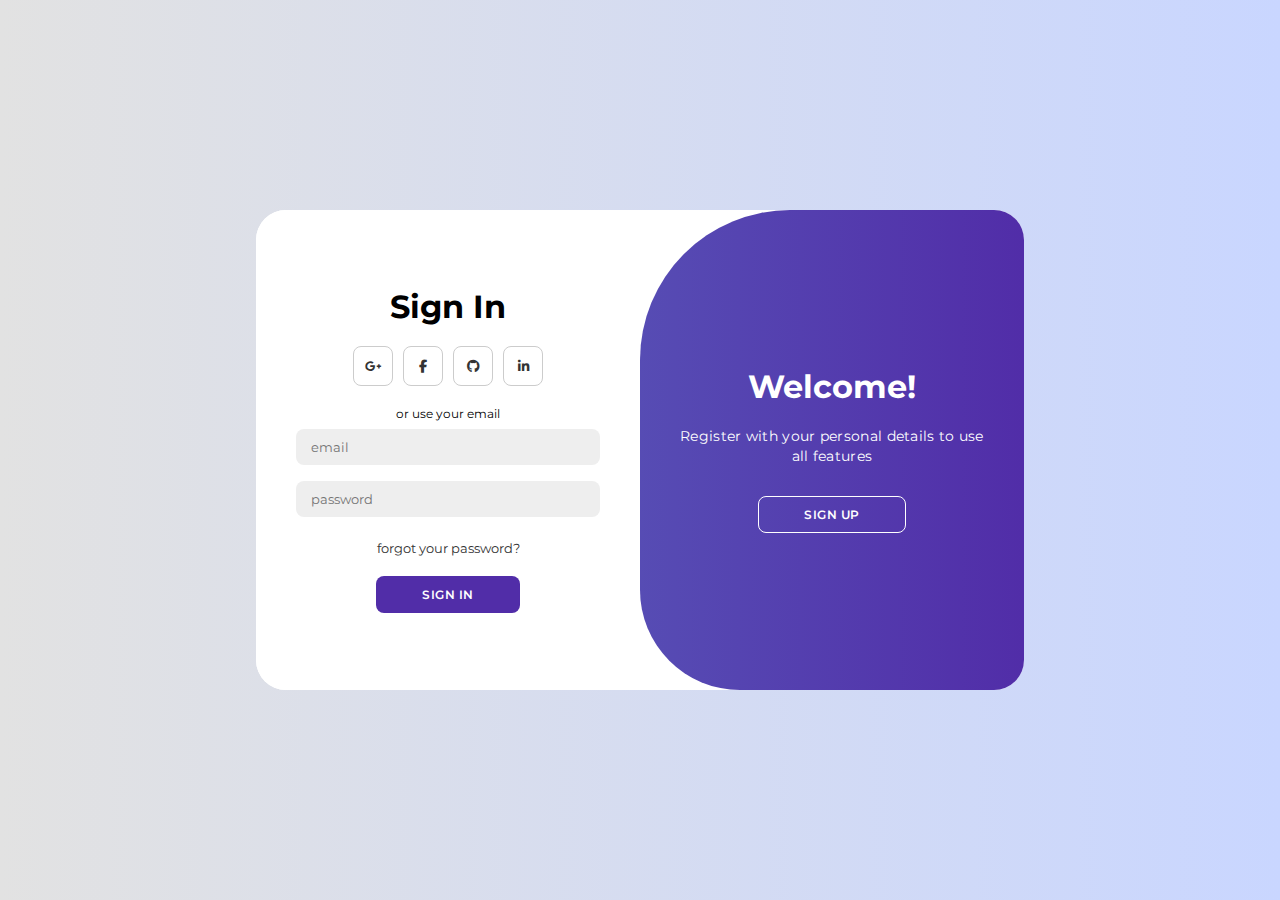
<file: index.html>
<!DOCTYPE html>
<html lang="en">
    <head>
        <meta charset="UTF-8" />
        <meta name="viewport" content="width=device-width, initial-scale=1.0" />
        <link
            rel="stylesheet"
            href="https://cdnjs.cloudflare.com/ajax/libs/font-awesome/6.4.2/css/all.min.css" />
        <link rel="stylesheet" href="index.css" />
        <title>login page</title>
    </head>
    <div class="container" id="container">
        <div class="form-container sign-up">
            <form>
                <h1>create account</h1>
                <div class="social-icons">
                    <a href="#" class="icon"
                        ><i class="fa-brands fa-google-plus-g"></i
                    ></a>
                    <a href="#" class="icon"
                        ><i class="fa-brands fa-facebook-f"></i
                    ></a>
                    <a href="#" class="icon"
                        ><i class="fa-brands fa-github"></i
                    ></a>
                    <a href="#" class="icon"
                        ><i class="fa-brands fa-linkedin-in"></i
                    ></a>
                </div>
                <span>or use your email for registration</span>
                <input type="text" placeholder="name" />
                <input type="email" placeholder="email" />
                <input type="password" placeholder="password" />
                <input type="code" placeholder="code" />
                <button>sign up</button>
            </form>
        </div>
        <div class="form-container sign-in">
            <form>
                <h1>Sign In</h1>
                <div class="social-icons">
                    <a href="#" class="icon"
                        ><i class="fa-brands fa-google-plus-g"></i
                    ></a>
                    <a href="#" class="icon"
                        ><i class="fa-brands fa-facebook-f"></i
                    ></a>
                    <a href="#" class="icon"
                        ><i class="fa-brands fa-github"></i
                    ></a>
                    <a href="#" class="icon"
                        ><i class="fa-brands fa-linkedin-in"></i
                    ></a>
                </div>
                <span>or use your email</span>
                <input type="email" placeholder="email" />
                <input type="password" placeholder="password" />
                <a href="#">forgot your password?</a>
                <button>sign in</button>
            </form>
        </div>
        <div class="toggle-container">
            <div class="toggle">
                <div class="toggle-panel toggle-left">
                    <h1>Welcome Back!</h1>
                    <p>enter your personal details to use all features</p>
                    <button class="hidden" id="login">Sign In</button>
                </div>
                <div class="toggle-panel toggle-right">
                    <h1>Welcome!</h1>
                    <p>
                        Register with your personal details to use all features
                    </p>
                    <button class="hidden" id="Register">Sign Up</button>
                </div>
            </div>
        </div>
    </div>
    <body>
        <script src="index.js"></script>

    </body>
</html>
</file>
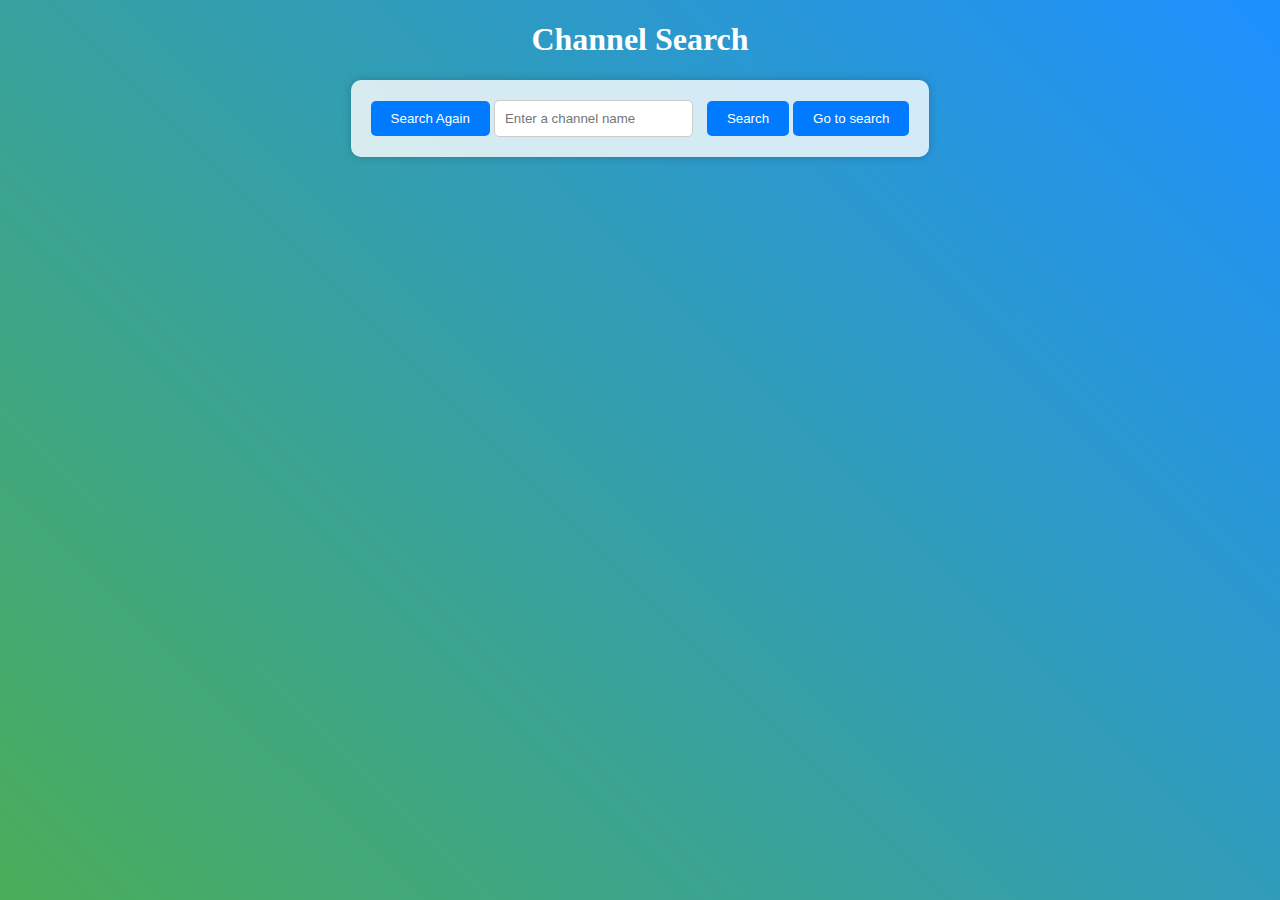
<file: channels.html>
<!DOCTYPE html>
<html>
    <head>
        <title>Channel Search</title>
        <style>
            body {
                background: linear-gradient(45deg, #4caf50, #1e90ff);
                background-repeat: repeat;
                background-size: 100% 550%;
                text-align: center;
                color: #fff;
            }

            #search-box {
                background-color: rgba(255, 255, 255, 0.8);
                display: inline-block;
                padding: 20px;
                border-radius: 10px;
                box-shadow: 0px 0px 10px rgba(0, 0, 0, 0.2);
            }

            #searchQuery {
                padding: 10px;
                border: 1px solid #ccc;
                border-radius: 5px;
                margin-right: 10px;
            }

            #searchButton,
            #searchAgainButton,
            #downloadButton {
                padding: 10px 20px;
                background-color: #007bff;
                color: #fff;
                border: none;
                border-radius: 5px;
                cursor: pointer;
            }

            #searchButton:hover,
            #searchAgainButton:hover,
            #downloadButton:hover {
                background-color: #0056b3;
            }

            #searchResults {
                display: flex;
                flex-wrap: wrap;
                justify-content: center;
            }

            .channelCard {
                margin: 10px;
                padding: 15px;
                background-color: rgba(255, 255, 255, 0.8);
                border-radius: 10px;
                box-shadow: 0px 0px 10px rgba(0, 0, 0, 0.2);
                cursor: pointer;
            }

            .channelCard img {
                max-width: 100%;
                border-radius: 5px;
                margin-bottom: 10px;
            }

            #videosContainer {
                margin-top: 20px;
                text-align: left;
            }

            .videoCard {
                margin: 10px;
                padding: 15px;
                background-color: rgba(255, 255, 255, 0.8);
                border-radius: 10px;
                box-shadow: 0px 0px 10px rgba(0, 0, 0, 0.2);
            }

            .videoCard h2,
            .videoCard p {
                color: #000;
            }

            .videoCard img {
                max-width: 100%;
                border-radius: 5px;
                margin-bottom: 10px;
            }

            #embeddedVideos {
                display: flex;
                flex-wrap: wrap;
                justify-content: center;
            }

            .embeddedVideo {
                width: 560px;
                height: 315px;
                margin: 20px;
            }
        </style>
    </head>

    <body>
        <h1>Channel Search</h1>
        <div id="search-box">
            <button id="searchAgainButton" onclick="searchAgain()">
                Search Again
            </button>
            <input
                type="text"
                id="searchQuery"
                placeholder="Enter a channel name"
                onkeydown="handleKeyPress(event)"
            />
            <button id="searchButton" onclick="searchYouTubeChannels()">
                Search
            </button>

            <button
                id="searchAgainButton"
                id="goToChannelsButton"
                onclick="goToChannels()"
            >
                Go to search
            </button>
        </div>
        <div id="searchResults"></div>
        <div id="videosContainer"></div>
        <div id="embeddedVideos"></div>

        <script>
            // Replace with your own YouTube Data API key
            const API_KEY = "AIzaSyAKiHjfMES9KP8QdfzhJ9KzIQbflW2VVm4";

            // Array to store search history
            const searchHistory = [];

            async function searchYouTubeChannels() {
                try {
                    const query = document.getElementById("searchQuery").value;
                    const searchResults =
                        document.getElementById("searchResults");
                    searchResults.innerHTML = "";
                    const videosContainer =
                        document.getElementById("videosContainer");
                    videosContainer.innerHTML = "";
                    const embeddedVideosContainer =
                        document.getElementById("embeddedVideos");
                    embeddedVideosContainer.innerHTML = "";

                    const maxResults = 25;

                    const response = await fetch(
                        `https://www.googleapis.com/youtube/v3/search?key=${API_KEY}&part=snippet&type=channel&q=${query}&maxResults=${maxResults}`,
                        {
                            method: "GET",
                        }
                    );

                    const data = await response.json();
                    let channels = data.items;

                    channels.forEach((channel) => {
                        const channelId = channel.id.channelId;
                        const channelTitle = channel.snippet.title;
                        const channelThumbnail =
                            channel.snippet.thumbnails.medium.url;

                        const channelCard = document.createElement("div");
                        channelCard.className = "channelCard";
                        channelCard.innerHTML = `<img src="${channelThumbnail}" alt="${channelTitle}"><h2>${channelTitle}</h2><p>Channel ID: ${channelId}</p>`;
                        channelCard.addEventListener("click", () =>
                            showChannelVideos(channelId)
                        );

                        searchResults.appendChild(channelCard);
                    });

                    // Add the search to the history
                    const searchEntry = {
                        query,
                        timestamp: new Date().toLocaleString(),
                    };
                    searchHistory.push(searchEntry);
                } catch (error) {
                    console.error(error);
                }
            }

            async function showChannelVideos(channelId) {
                try {
                    const response = await fetch(
                        `https://www.googleapis.com/youtube/v3/search?key=${API_KEY}&part=snippet&channelId=${channelId}&order=date&type=video&maxResults=50`,
                        {
                            method: "GET",
                        }
                    );

                    const data = await response.json();
                    let videos = data.items;

                    // Clear the entire page
                    document.getElementById("searchResults").innerHTML = "";
                    document.getElementById("videosContainer").innerHTML = "";
                    document.getElementById("embeddedVideos").innerHTML = "";

                    videos.forEach((video) => {
                        const videoTitle = video.snippet.title;
                        const videoId = video.id.videoId;
                        const videoDate = new Date(
                            video.snippet.publishedAt
                        ).toLocaleDateString();

                        const videoCard = document.createElement("div");
                        videoCard.className = "videoCard";
                        videoCard.innerHTML = `<h2>${videoTitle}</h2><p>Published on: ${videoDate}</p><iframe width="560" height="315" src="https://www.youtube.com/embed/${videoId}" frameborder="0" allowfullscreen></iframe>`;

                        document
                            .getElementById("videosContainer")
                            .appendChild(videoCard);
                    });
                } catch (error) {
                    console.error(error);
                }
            }

            function searchAgain() {
                // Clear the entire page
                document.getElementById("searchQuery").value = "";
                document.getElementById("searchResults").innerHTML = "";
                document.getElementById("videosContainer").innerHTML = "";
                document.getElementById("embeddedVideos").innerHTML = "";
            }

            function handleKeyPress(event) {
                if (event.key === "Enter") {
                    searchYouTubeChannels();
                } else if (event.key === "ControlRight") {
                    searchAgain();
                }
            }

            function downloadSearches() {
                const csvContent = "data:text/csv;charset=utf-8,";
                const header = "Search Query,Date and Time\n";

                const csvData = searchHistory
                    .map((entry) => `${entry.query},${entry.timestamp}`)
                    .join("\n");

                const csvBlob = new Blob([header, csvData], {
                    type: "text/csv",
                });
                const csvURL = URL.createObjectURL(csvBlob);

                const downloadLink = document.createElement("a");
                downloadLink.href = csvURL;
                downloadLink.download = "searches.csv";
                document.body.appendChild(downloadLink);
                downloadLink.click();
                document.body.removeChild(downloadLink);
            }

            function goToChannels() {
                // Redirect to the channels.html page
                window.location.href = "search.html";
            }

            function handleKeyPress(event) {
                if (event.key === "Enter") {
                    event.preventDefault(); // Prevent the default behavior of the Enter key
                    searchYouTubeChannels();
                } else if (event.key === "ControlRight") {
                    searchAgain();
                }
            }
        </script>

        <script src="https://www.youtube.com/iframe_api"></script>
    </body>
</html>
</file>
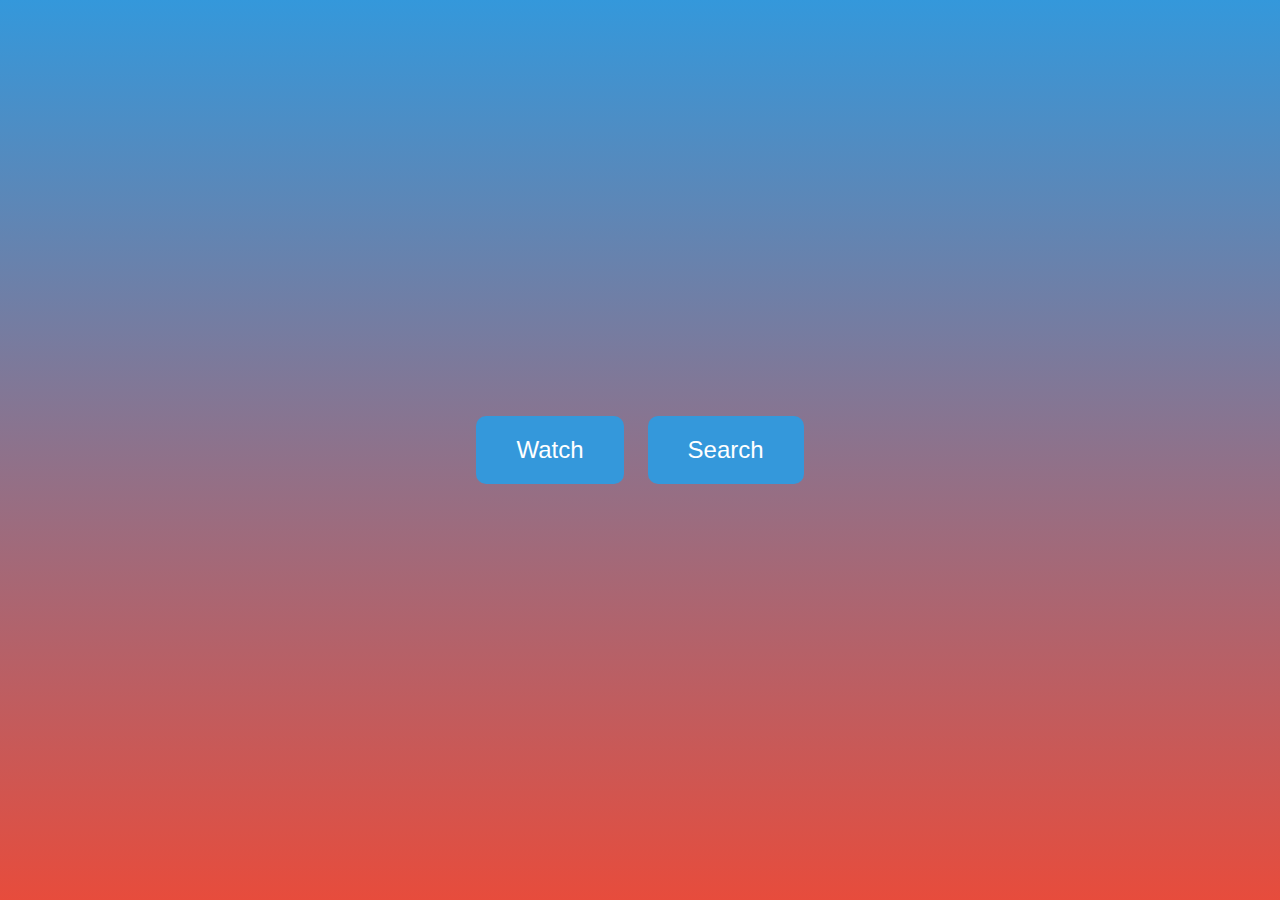
<file: index1.html>
<!DOCTYPE html>
<html>
    <head>
        <title>Index Page</title>
        <style>
            body {
                background: linear-gradient(
                    to bottom,
                    #3498db,
                    #e74c3c
                ); /* Gradient background */
                display: flex;
                justify-content: center;
                align-items: center;
                height: 100vh;
                margin: 0;
            }
            .button-container {
                text-align: center;
            }
            .button {
                background-color: #3498db;
                color: white;
                font-size: 24px;
                padding: 20px 40px;
                margin: 10px;
                border: none;
                border-radius: 10px;
                cursor: pointer;
            }
        </style>
    </head>
    <body>
        <div class="button-container">
            <a href="watch.html"><button class="button">Watch</button></a>
            <a href="search.html"><button class="button">Search</button></a>
        </div>
    </body>
</html>
</file>
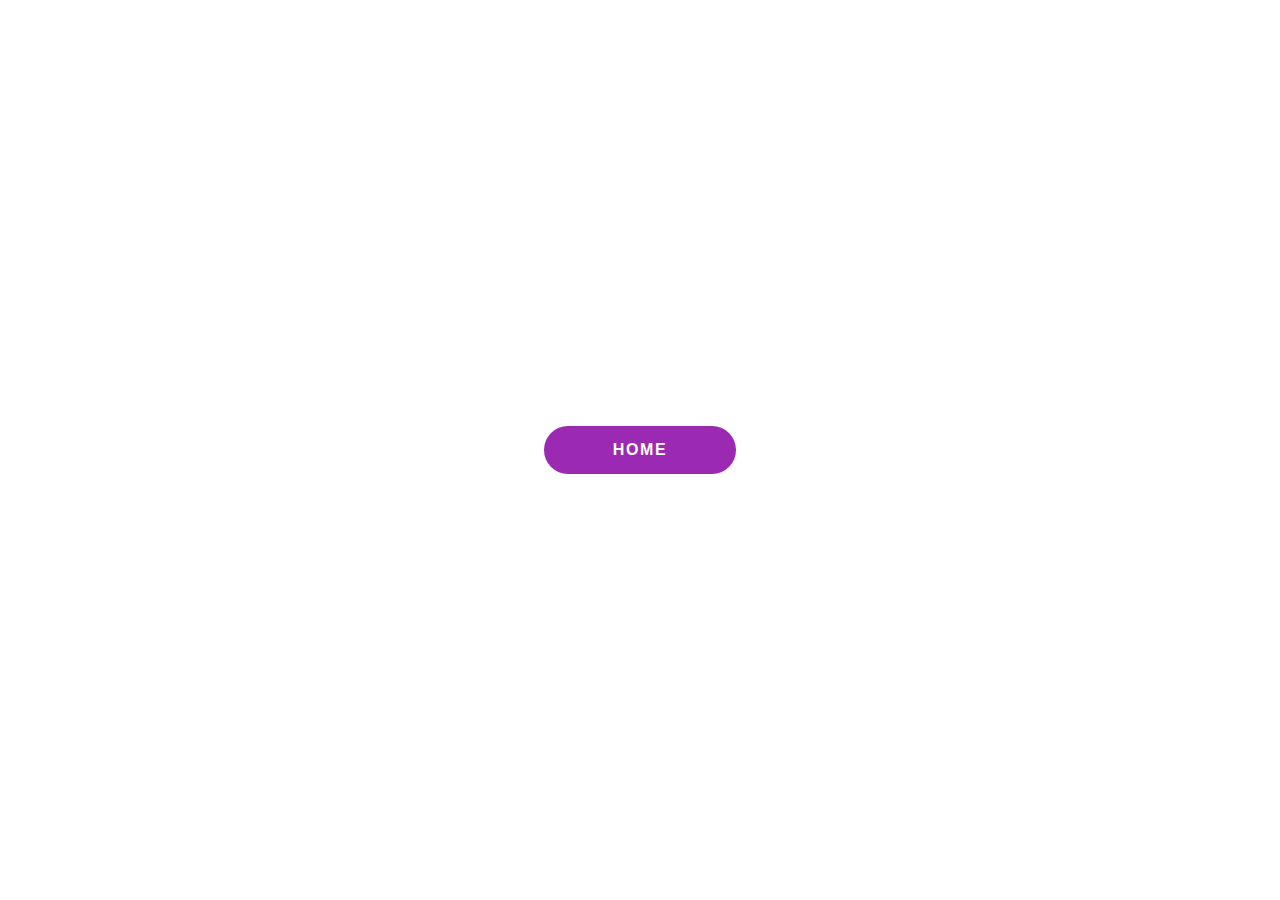
<file: indexdemo.html>
<!DOCTYPE html>
<html lang="en">
<head>
  <meta charset="UTF-8">
  <title>Unique Button Classes</title>
  <link rel="stylesheet" href="styles.css">
</head>
<body>
  <nav>
    <ul>
      <li class="button1">
        home
        <span></span><span></span><span></span><span></span>
      </li>
    </ul>
  </nav>
</body>
</html>
</file>
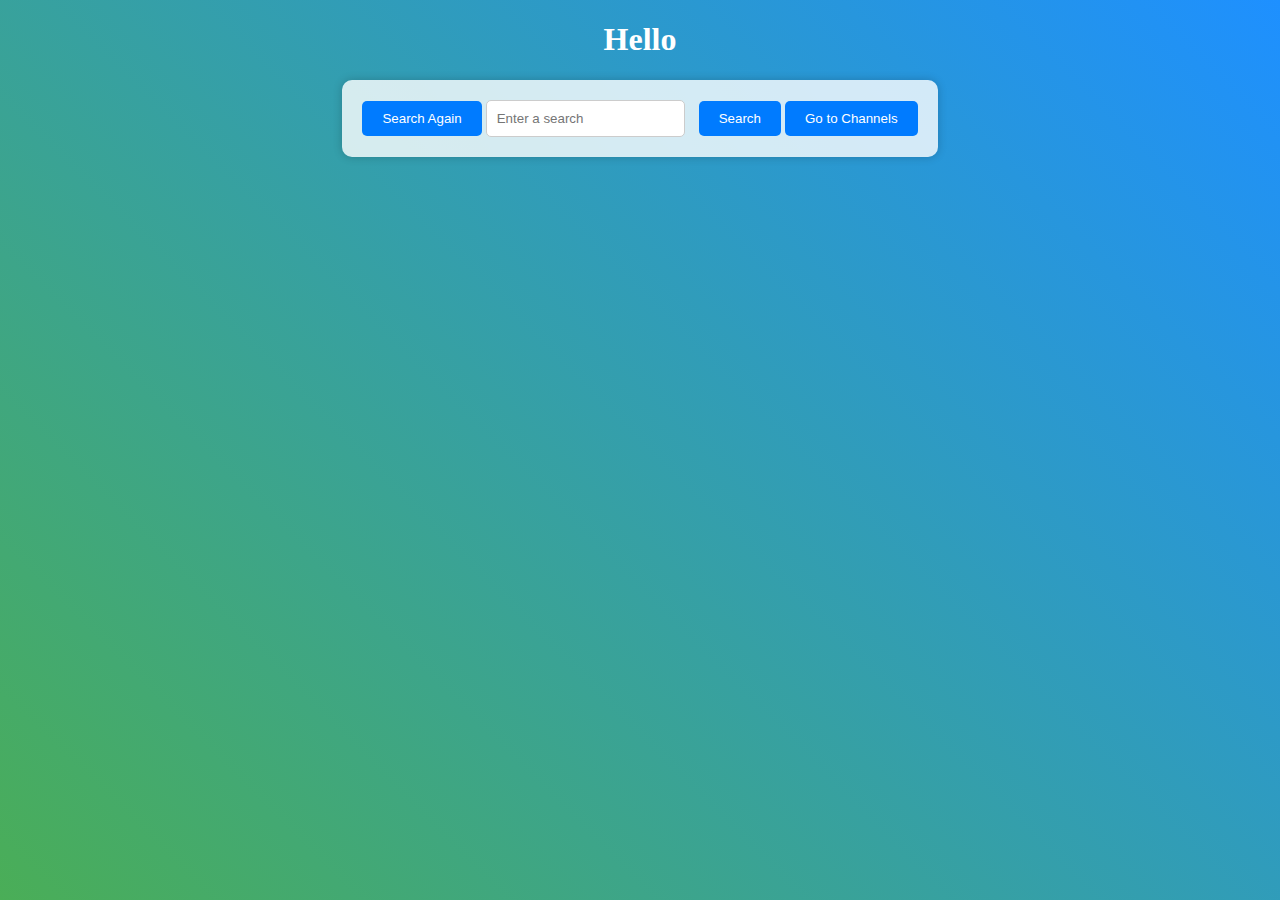
<file: search.html>
<!DOCTYPE html>
<html>
    <head>
        <title>Hello</title>
        <style>
            body {
                background: linear-gradient(45deg, #4caf50, #1e90ff);
                background-repeat: repeat;
                background-size: 100% 600%;
                text-align: center;
                color: #fff;
            }

            #search-box {
                background-color: rgba(255, 255, 255, 0.8);
                display: inline-block;
                padding: 20px;
                border-radius: 10px;
                box-shadow: 0px 0px 10px rgba(0, 0, 0, 0.2);
            }

            #searchQuery {
                padding: 10px;
                border: 1px solid #ccc;
                border-radius: 5px;
                margin-right: 10px;
            }

            #searchButton,
            #searchAgainButton,
            #downloadButton {
                padding: 10px 20px;
                background-color: #007bff;
                color: #fff;
                border: none;
                border-radius: 5px;
                cursor: pointer;
            }

            #searchButton:hover,
            #searchAgainButton:hover,
            #downloadButton:hover {
                background-color: #0056b3;
            }
        </style>
    </head>

    <body>
        <h1>Hello</h1>
        <div id="search-box">
            <button id="searchAgainButton" onclick="searchAgain()">
                Search Again
            </button>
            <input
                type="text"
                id="searchQuery"
                placeholder="Enter a search"
                onkeydown="handleKeyPress(event)" />
            <button id="searchButton" onclick="searchYouTube()">Search</button>

            <button
                id="searchAgainButton"
                id="goToChannelsButton"
                onclick="goToChannels()">
                Go to Channels
            </button>
        </div>
        <div id="searchResults"></div>

        <script>
            // Replace with your own YouTube Data API key
            const API_KEY = "AIzaSyAKiHjfMES9KP8QdfzhJ9KzIQbflW2VVm4";

            // Array to store search history
            const searchHistory = [];

            async function searchYouTube() {
                try {
                    const query = document.getElementById("searchQuery").value;
                    const searchResults =
                        document.getElementById("searchResults");
                    searchResults.innerHTML = "";

                    // Set the number of results you want to display (25 in this example)
                    const maxResults = 20;

                    const response = await fetch(
                        `https://www.googleapis.com/youtube/v3/search?key=${API_KEY}&part=snippet&q=${query}&maxResults=${maxResults}`,
                        {
                            method: "GET",
                        }
                    );

                    const data = await response.json();
                    let videos = data.items;

                    // Sort videos by date in descending order
                    videos.sort(
                        (a, b) =>
                            new Date(b.snippet.publishedAt) -
                            new Date(a.snippet.publishedAt)
                    );

                    videos.forEach((video) => {
                        const videoTitle = video.snippet.title;
                        const videoId = video.id.videoId;
                        const publishedAt = new Date(
                            video.snippet.publishedAt
                        ).toLocaleDateString();

                        const videoContainer = document.createElement("div");
                        videoContainer.innerHTML = `<h2>${videoTitle}</h2><p>Published on ${publishedAt}</p><iframe width="560" height="315" src="https://www.youtube.com/embed/${videoId}" frameborder="0" allowfullscreen></iframe>`;

                        searchResults.appendChild(videoContainer);
                    });

                    // Add the search to the history
                    const searchEntry = {
                        query,
                        timestamp: new Date().toLocaleString(),
                    };
                    searchHistory.push(searchEntry);
                } catch (error) {
                    console.error(error);
                }
            }

            function searchAgain() {
                document.getElementById("searchQuery").value = "";
                document.getElementById("searchResults").innerHTML = "";
            }

            function handleKeyPress(event) {
                if (event.key === "Enter") {
                    searchYouTube();
                } else if (event.key === "ControlRight") {
                    searchAgain();
                }
            }

            function downloadSearches() {
                const csvContent = "data:text/csv;charset=utf-8,";
                const header = "Search Query,Date and Time\n";

                // Combine search history into CSV format
                const csvData = searchHistory
                    .map((entry) => `${entry.query},${entry.timestamp}`)
                    .join("\n");

                const csvBlob = new Blob([header, csvData], {
                    type: "text/csv",
                });
                const csvURL = URL.createObjectURL(csvBlob);

                const downloadLink = document.createElement("a");
                downloadLink.href = csvURL;
                downloadLink.download = "searches.csv";
                document.body.appendChild(downloadLink);
                downloadLink.click();
                document.body.removeChild(downloadLink);
            }
            function goToChannels() {
                // Redirect to the channels.html page
                window.location.href = "channels.html";
            }
        </script>

        <script src="https://www.youtube.com/iframe_api"></script>

    </body>
</html>
</file>
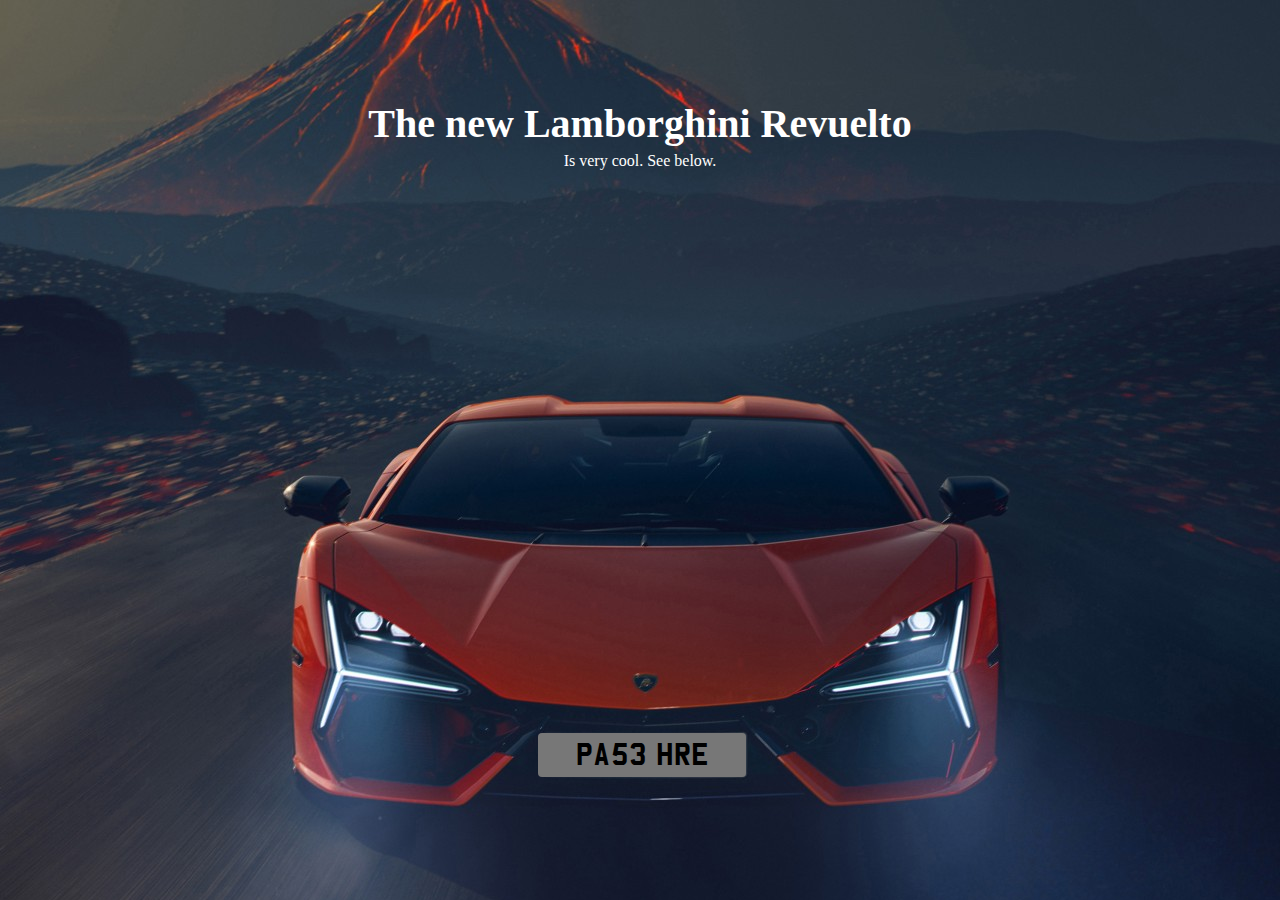
<file: watch.html>
<!DOCTYPE html>
<html>
    <head>
        <title>Revuelto</title>
        <script>
            let active = false;

            function embedVideo() {
                var youtubeLink = document.getElementById("numberplate").value;
                var videoId = extractVideoId(youtubeLink);

                if (videoId) {
                    active = true;
                    document.getElementById("page1").className = "hidden";
                    document.getElementById("page2").className = "";

                    var embeddedVideo =
                        '<iframe src="https://www.youtube.com/embed/' +
                        videoId +
                        '" frameborder="0" allowfullscreen>hi</iframe>';
                    document.getElementById("embedded_video").innerHTML =
                        embeddedVideo;
                } else {
                    alert("GREAT NUMBER PLATE");
                }
            }

            function clear() {
                active = false;
                document.getElementById("page1").className = "";
                document.getElementById("page2").className = "hidden";
            }

            function extractVideoId(link) {
                var match = link.match(/[?&]v=([a-zA-Z0-9_-]+)/);
                return match ? match[1] : null;
            }

            function setDate() {
                // create a new `Date` object
                const now = new Date();

                // get the current date and time as a string
                const currentDateTime = now.toTimeString().substring(0, 8);

                document.getElementById("date").innerText = currentDateTime;
            }

            document.addEventListener(
                "keypress",
                (e) => {
                    if (e.code === "Enter") {
                        if (active) {
                            clear();
                        } else {
                            embedVideo();
                        }
                    }
                },
                false
            );

            window.addEventListener(
                "load",
                (e) => {
                    setDate();
                    setInterval(setDate, 1000);
                },
                false
            );
        </script>
    </head>

    <body>
        <div class="outerContainer">
            <div class="background">
                <div id="page1">
                    <input
                        type="text"
                        id="numberplate"
                        placeholder="PA53 HRE"
                        required
                        title=""
                    />
                    <h1 class="header">The new Lamborghini Revuelto</h1>
                    <p>Is very cool. See below.</p>
                </div>
                <div id="page2" class="hidden">
                    <h1 class="header">Welcome to YTCTube</h1>
                    <h2>
                        Just so that you are aware, the time is currently
                        <span id="date"></span>
                    </h2>
                    <div id="embedded_video"></div>
                </div>
            </div>
        </div>
    </body>

    <style>
        * {
            margin: 0;
            padding: 0;
            box-sizing: border-box;
            font-family: Bahnschrift;
        }

        @font-face {
            font-family: Numberplate;
            src: url("./UKNumberPlate.ttf");
        }

        *:hover {
            cursor: default;
        }

        html,
        body,
        .outerContainer,
        .background,
        #page1,
        #page2 {
            width: 100%;
            height: 100%;

            overflow: hidden;
        }

        .outerBackground {
            position: absolute;
            display: flex;
            justify-content: center;
            align-items: center;
        }

        .background {
            z-index: -1;
            background-image: url("./lamborghini.jpg");
            background-repeat: no-repeat;
            background-position: top center;
        }

        body {
            background: white;
        }

        #page1,
        #page2 {
            display: flex;
            flex-direction: column;
            align-items: center;
        }
        #page2 {
            justify-content: center;
        }

        .header {
            margin-top: 100px;
            margin-bottom: 5px;
            text-align: center;
            font-size: 40px;
            transition: all 0.5s;
        }

        .fakeHeader:hover {
            transform: scale(1.2);
        }

        #embedded_video {
            width: 1200px;
            aspect-ratio: 1.7777;
            margin-top: 100px;
        }

        #numberplate {
            position: absolute;
            text-align: center;
            user-select: none;
            caret-color: transparent;

            padding: 9px;
            height: 44px;
            width: 208px;

            margin-top: 733px;
            margin-left: 4px;
            background-color: #777777;
            border-radius: 4px;
            border: none;
            color: rgb(0, 0, 0);
            font-size: 32px;
            font-family: Numberplate;
        }

        #numberplate::placeholder {
            font-family: Numberplate;
            color: rgb(0, 0, 0);
        }

        #numberplate:hover {
            transform: translateY(-1);
            outline: none;
        }

        #numberplate:focus-visible {
            outline: none;
        }

        .hidden {
            display: none !important;
        }

        iframe {
            width: 100%;
            height: 100%;
            border: 3px solid black;
            border-radius: 3px;
            background-color: #1f1f1f;
        }

        h2 {
            font-size: 25px;
        }

        h1,
        h2,
        p {
            color: white;
        }
    </style>
</html>
</file>
<file: index.css>
@import url("https://fonts.googleapis.com/css2?family=Montserrat:wght@300;400;500;600;700&display=swap");

* {
    margin: 0;
    padding: 0;
    box-sizing: border-box;
    font-family: "montserrat", sans-serif;
}

body {
    background-color: #c9d6ff;
    background: linear-gradient(to right, #e2e2e2, #c9d6ff);
    display: flex;
    align-items: center;
    justify-content: center;
    flex-direction: column;
    height: 100vh;
}

.container {
    background-color: #fff;
    border-radius: 30px;
    box-shadow: 0 5px 15 px rgba(0, 0, 0, 0.35);
    position: relative;
    overflow: hidden;
    width: 768px;
    max-width: 100%;
    min-height: 480px;
}

.container p {
    font-size: 14px;
    line-height: 20px;
    letter-spacing: 0.3px;
    margin: 20px 0;
}

.container span {
    font-size: 12px;
}

.container a {
    color: #333;
    font-size: 13px;
    text-decoration: none;
    margin: 15px 0 10px;
}

.container button {
    background-color: #512da8;
    color: #fff;
    font-size: 12px;
    padding: 10px 45px;
    border: 1px solid transparent;
    border-radius: 8px;
    font-weight: 600;
    letter-spacing: 0.5px;
    text-transform: uppercase;
    margin-top: 10px;
    cursor: pointer;
}

.container button.hidden {
    background-color: transparent;
    border-color: #fff;
}

.container form {
    background-color: #fff;
    display: flex;
    align-items: center;
    justify-content: center;
    flex-direction: column;
    padding: 0 40px;
    height: 100%;
}

.container input {
    background-color: #eee;
    border: none;
    margin: 8px 0;
    padding: 10px 15px;
    font-size: 13px;
    border-radius: 8px;
    width: 100%;
    outline: none;
}

.form-container {
    position: absolute;
    top: 0;
    height: 100%;
    transition: all 0.6 ease-in-out;
}

.sign-in {
    left: 0;
    width: 50%;
    z-index: 2;
}
.container.active .sign-in {
    transform: translateX(100%);
}
.sign-up {
    left: 0;
    width: 50%;
    opacity: 0;
    z-index: 1;
}
.container.active .sign-up {
    transform: translateX(100%);
    opacity: 1;
    z-index: 5;
    animation: move 0.6s;
}

@keyframes move {
    0%,
    49.99% {
        opacity: 0;
        z-index: 1;
    }

    50%,
    100% {
        opacity: 1;
        z-index: 5;
    }
}

.social-icons {
    margin: 20px 0;
}

.social-icons a {
    border: 1px solid #ccc;
    border-radius: 20%;
    display: inline-flex;
    justify-content: center;
    align-items: center;
    margin: 0 3px;
    width: 40px;
    height: 40px;
}

.toggle-container {
    position: absolute;
    top: 0;
    left: 50%;
    width: 50%;
    height: 100%;
    overflow: hidden;
    transition: all 0.6s ease-in-out;
    border-radius: 150px 0 0 100px;
    z-index: 1000;
}

.container.active .toggle-container {
    transform: translateX(-100%);
    border-radius: 0 150px 100px 0;
}

.toggle {
    background-color: #512da8;
    height: 100%;
    background: linear-gradient(to right, #5c6bc0, #512da8);
    color: #fff;
    position: relative;
    left: -100%;
    height: 100%;
    width: 200%;
    transform: translateX(0);
    transition: all 0.6ss ease-in-out;
}

.container.active .toggle {
    transform: translateX(50%);
}

.toggle-panel {
    position: absolute;
    width: 50%;
    height: 100%;
    display: flex;
    align-items: center;
    justify-content: center;
    flex-direction: column;
    padding: 0 30px;
    text-align: center;
    top: 0;
    transform: translateX(0);
    transition: all 0.6s ease-in-out;
}

.toggle-left {
    transform: translateX(-200%);
}

.container.active .toggle-left {
    transform: translateX(0);
}

.toggle-right {
    right: 0;
    transform: translateX(0%);
}

.container.active .toggle-right {
    transform: translateX(200%);
}
</file>
<file: styles.css>
/* CSS for the navigation menu */
body {
  margin: 0;
  height: 100vh;
  display: flex;
  align-items: center;
  justify-content: center;
  background-color: white;
}

nav ul {
  list-style-type: none;
  margin: 0;
  padding: 0;
}

nav ul li {
  background-color: #9c29b2;
  --c: #88c90d; /* Base color set to purple */
  color: white; /* Text color always white */
  font-size: 16px;
  border: none; /* Remove border */
  border-radius: 50px; /* Large border-radius for fully rounded corners */
  width: 12em;
  height: 3em;
  text-transform: uppercase;
  font-weight: bold;
  font-family: sans-serif;
  letter-spacing: 0.1em;
  text-align: center;
  line-height: 3em;
  position: relative;
  overflow: hidden;
  z-index: 1;
  transition: color 0.3s ease; /* Transition for text color change */
  margin: 1em;
}

nav ul li:hover {
  color: white; /* Change text color to lime on hover */
}

nav ul li span {
  position: absolute;
  width: 25%;
  height: 100%;
  background-color: var(--c);
  transform: translateY(150%);
  border-radius: 50%;
  left: calc((var(--n) - 1) * 25%);
  transition: 0.25s;
  transition-delay: calc((var(--n) - 1) * 0.1s);
  z-index: -1;
}

nav ul li:hover span {
  transform: translateY(0) scale(2);
}

nav ul li span:nth-child(1) {
  --n: 1;
}

nav ul li span:nth-child(2) {
  --n: 2;
}

nav ul li span:nth-child(3) {
  --n: 3;
}

nav ul li span:nth-child(4) {
  --n: 4;
}
</file>
